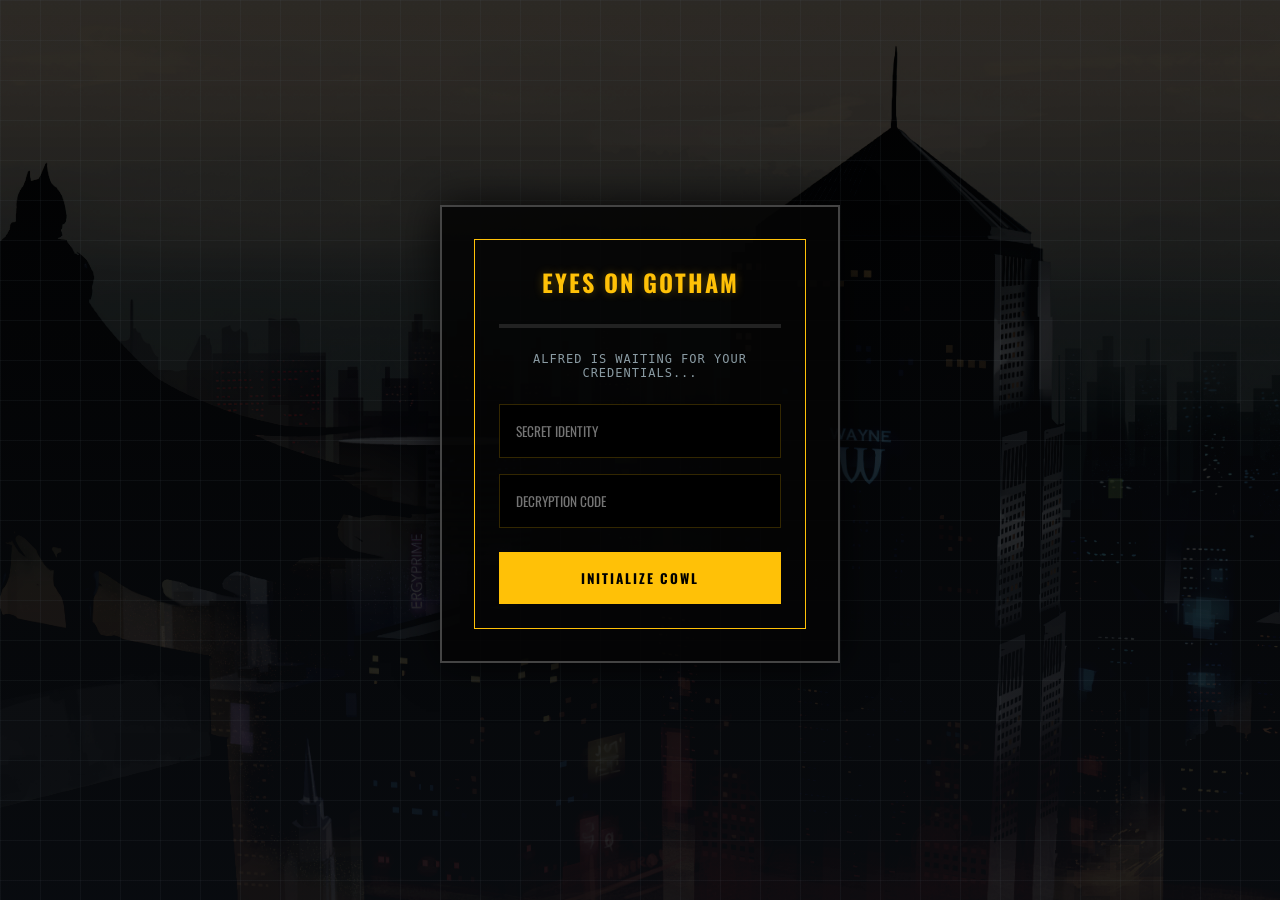
<file: index.html>
<!DOCTYPE html>
<html lang="en">
<head>
    <meta charset="UTF-8">
    <title>UNMASKED // The Night Calls</title>
    <link href="https://fonts.googleapis.com/css2?family=Oswald:wght@700&family=Roboto:wght@400&display=swap" rel="stylesheet">
    <link rel="stylesheet" href="style.css">
</head>

<body style="background: url('batman.jpg') no-repeat center center fixed; background-size: cover; margin: 0; overflow: hidden;">
    
    <div class="skyline-filter" style="background: linear-gradient(rgba(0,0,0,0.3), rgba(13, 17, 23, 0.65)); position: fixed; width: 100%; height: 100%; z-index: -1;"></div>
    
    <div class="content-wrapper" style="display:flex; justify-content:center; align-items:center; min-height:100vh; position: relative; z-index: 1;">
        <div class="tactic-card" style="width: 100%; max-width: 400px; background: rgba(5, 5, 5, 0.9); border: 2px solid #444; padding: 2rem; box-shadow: 0 0 40px rgba(0,0,0,0.8);">
            <div style="border: 1px solid #ffc107; padding: 1.5rem;">
                <!-- Playful Batman Heading -->
                <h2 style="color: #ffc107; font-family: 'Oswald'; letter-spacing: 2px; margin-bottom: 0.5rem; text-align: center; text-shadow: 0 0 10px rgba(255,193,7,0.3);">EYES ON GOTHAM</h2>
                
                <div id="loading-container" style="width:100%; height:4px; background:#222; margin: 1.5rem 0; overflow: hidden;">
                    <div id="loading-bar" style="width:0%; height:100%; background:#ffc107; box-shadow: 0 0 10px #ffc107;"></div>
                </div>
                
                <!-- Alfred-style Status Message -->
                <p style="font-size:0.75rem; color:#8a9ba3; margin-bottom:1.5rem; font-family: monospace; text-align: center; letter-spacing: 1px;">ALFRED IS WAITING FOR YOUR CREDENTIALS...</p>
                
                <!-- Playful Placeholders -->
                <input type="text" id="username" placeholder="SECRET IDENTITY" style="width:100%; background:#000; border:1px solid #ffc10733; color:white; padding:1rem; margin-bottom:1rem; font-family: 'Oswald'; outline: none; border-radius: 0;">
                <input type="password" id="password" placeholder="DECRYPTION CODE" style="width:100%; background:#000; border:1px solid #ffc10733; color:white; padding:1rem; margin-bottom:1.5rem; font-family: 'Oswald'; outline: none; border-radius: 0;">
                
                <!-- Playful Button Text -->
                <button class="btn-gold" onclick="executeLogin()" style="width: 100%; background: #ffc107; color: black; border: none; padding: 1rem; font-family: 'Oswald'; font-weight: bold; cursor: pointer; transition: 0.3s; border-radius: 0; text-transform: uppercase;">
                    INITIALIZE COWL
                </button>
            </div>
        </div>
    </div>

    <script>
        function executeLogin() {
            const user = document.getElementById('username').value;
            const bar = document.getElementById('loading-bar');
            
            // Playful movie-inspired alert
            if(!user) { alert("Even the Batman needs a name, sir."); return; }
            
            bar.style.transition = "width 1.5s ease-in-out";
            bar.style.width = "100%";
            setTimeout(() => {
                localStorage.setItem('isLoggedIn', 'true');
                localStorage.setItem('agentName', user);
                window.location.href = 'map.html';
            }, 1800);
        }
    </script>
</body>
</html>
</file>
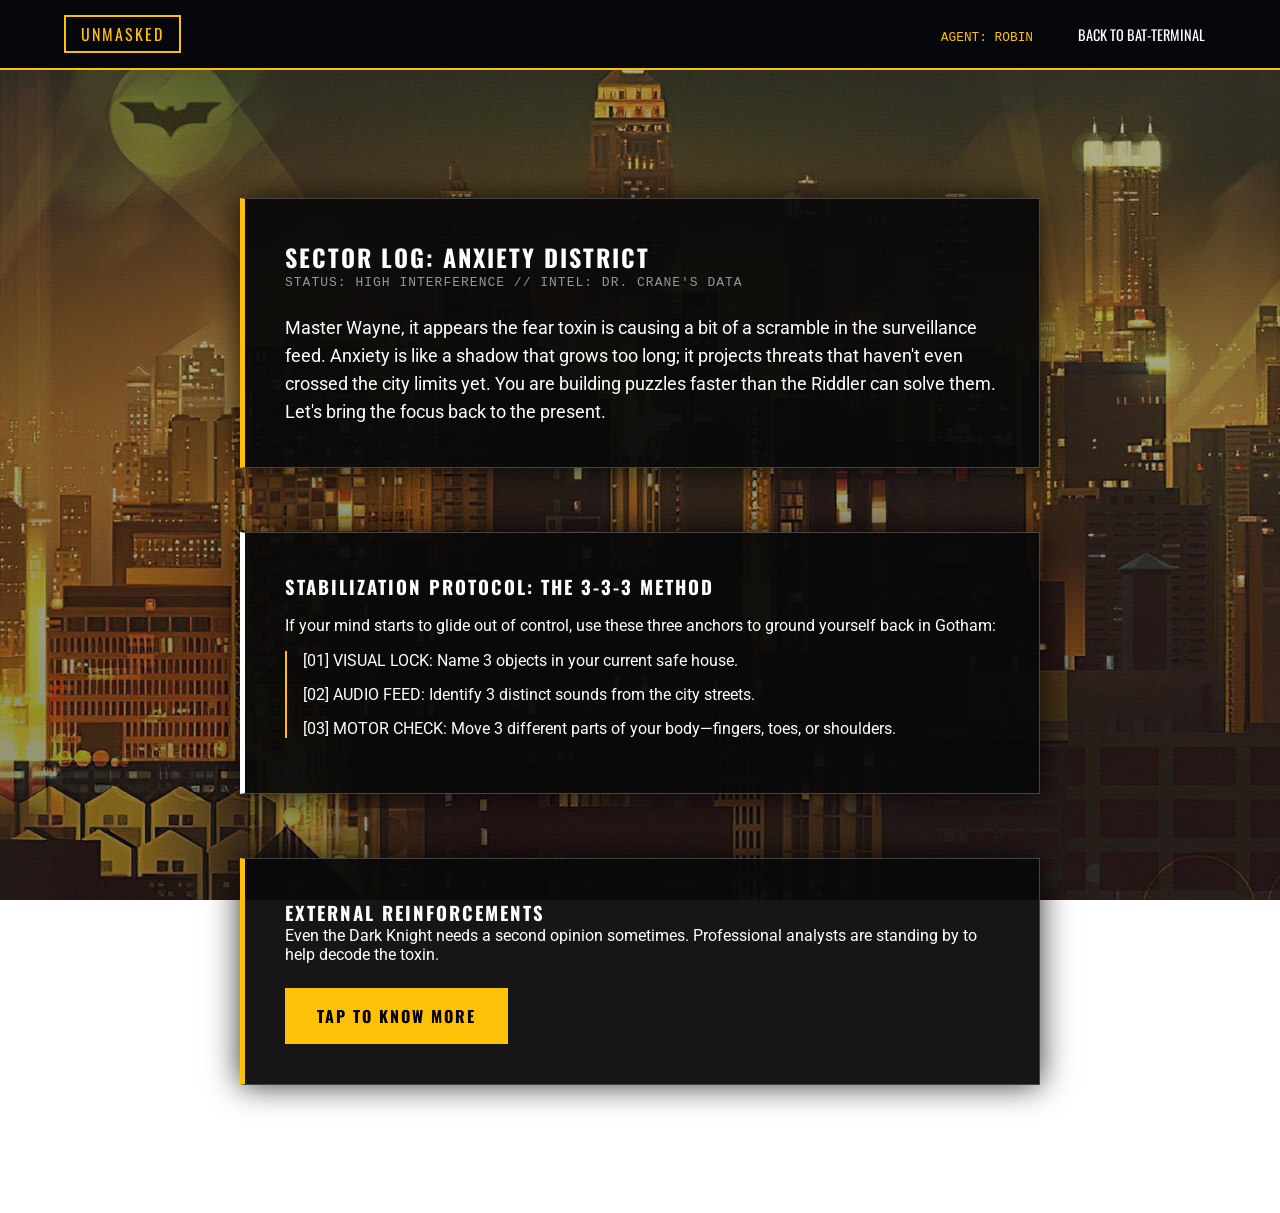
<file: anxiety.html>
<!DOCTYPE html>
<html lang="en">
<head>
    <meta charset="UTF-8">
    <title>UNMASKED // Anxiety District</title>
    <link href="https://fonts.googleapis.com/css2?family=Oswald:wght@700&family=Roboto:wght@400&display=swap" rel="stylesheet">
    <link rel="stylesheet" href="style.css">
    <style>
        body {
            /* CRYSTAL CLEAR HD BACKGROUND */
            background: linear-gradient(rgba(13, 17, 23, 0.3), rgba(13, 17, 23, 0.45)), 
                        url('GOTHAM.jpg');
            background-size: cover; 
            background-position: center;
            background-attachment: fixed; 
            color: white; 
            margin: 0;
            overflow-x: hidden;
        }

        /* Subtle scanlines for the tech vibe */
        body::before {
            content: "";
            position: fixed;
            top: 0; left: 0; width: 100%; height: 100%;
            background: linear-gradient(rgba(18, 16, 16, 0) 50%, rgba(0, 0, 0, 0.1) 50%), 
                        linear-gradient(90deg, rgba(255, 255, 255, 0.02), rgba(0, 0, 0, 0.02));
            background-size: 100% 4px, 3px 100%;
            z-index: 1000;
            pointer-events: none;
            opacity: 0.05; 
        }

        .gcpd-header {
            display: flex;
            justify-content: space-between;
            align-items: center;
            padding: 15px 5%;
            background: #05070a;
            border-bottom: 2px solid #ffc107;
            position: sticky;
            top: 0;
            z-index: 1001;
        }

        .logo-box {
            border: 2px solid #ffc107;
            padding: 5px 15px;
            color: #ffc107;
            font-family: 'Oswald', sans-serif;
            letter-spacing: 2px;
        }

        .nav-links a {
            text-decoration: none;
            color: #fff;
            font-family: 'Oswald', sans-serif;
            margin-left: 20px;
            transition: 0.3s;
            font-size: 0.9rem;
            border: 1px solid transparent;
            padding: 5px 10px;
        }

        .nav-links a:hover {
            color: #ffc107;
            border: 1px solid #ffc107;
        }

        .tactic-card {
            background: rgba(10, 10, 10, 0.95);
            border: 1px solid #444;
            padding: 2.5rem;
            max-width: 800px;
            margin: 4rem auto;
            border-left: 5px solid #ffc107;
            box-shadow: 0 0 30px rgba(0,0,0,0.8);
        }

        .btn-gold {
            background: #ffc107;
            color: #000;
            border: none;
            padding: 1rem 2rem;
            font-family: 'Oswald';
            font-weight: bold;
            cursor: pointer;
            text-transform: uppercase;
            transition: 0.3s;
            display: inline-block;
            text-decoration: none;
        }

        .btn-gold:hover {
            background: #fff;
            box-shadow: 0 0 15px #fff;
        }
    </style>
</head>
<body>
    <header class="gcpd-header">
        <div class="logo-box">UNMASKED</div>
        <nav class="nav-links">
            <span id="agent-display" style="color: #ffc107; font-family: monospace; font-size: 0.8rem; margin-right: 10px;"></span>
            <a href="map.html">BACK TO BAT-TERMINAL</a>
        </nav>
    </header>

    <div class="content-wrapper">
        <div class="tactic-card">
            <h2>SECTOR LOG: ANXIETY DISTRICT</h2>
            <p style="color:#8a9ba3; margin-bottom:1.5rem; font-family: monospace; letter-spacing: 1px;">STATUS: HIGH INTERFERENCE // INTEL: DR. CRANE'S DATA</p>
            <p style="font-size: 1.1rem; line-height: 1.6;">
                Master Wayne, it appears the fear toxin is causing a bit of a scramble in the surveillance feed. Anxiety is like a shadow that grows too long; it projects threats that haven't even crossed the city limits yet. You are building puzzles faster than the Riddler can solve them. Let's bring the focus back to the present.
            </p>
        </div>

        <div class="tactic-card" style="border-left: 5px solid #fff;">
            <h3>STABILIZATION PROTOCOL: THE 3-3-3 METHOD</h3>
            <p style="margin: 1rem 0;">If your mind starts to glide out of control, use these three anchors to ground yourself back in Gotham:</p>
            <ul style="list-style: none; padding-left: 1rem; border-left: 2px solid #ffc107;">
                <li style="margin-bottom:15px;">[01] VISUAL LOCK: Name 3 objects in your current safe house.</li>
                <li style="margin-bottom:15px;">[02] AUDIO FEED: Identify 3 distinct sounds from the city streets.</li>
                <li style="margin-bottom:15px;">[03] MOTOR CHECK: Move 3 different parts of your body—fingers, toes, or shoulders.</li>
            </ul>
        </div>

        <div class="tactic-card">
            <h3>EXTERNAL REINFORCEMENTS</h3>
            <p style="margin-bottom: 1.5rem;">Even the Dark Knight needs a second opinion sometimes. Professional analysts are standing by to help decode the toxin.</p>
            <a href="https://www.apa.org/topics/anxiety" target="_blank" class="btn-gold">TAP TO KNOW MORE</a>
        </div>
    </div>

    <script>
        // Set Agent ID from LocalStorage
        const agentName = localStorage.getItem('agentName') || "ROBIN";
        document.getElementById('agent-display').innerText = "AGENT: " + agentName.toUpperCase();
    </script>
</body>
</html>
</file>
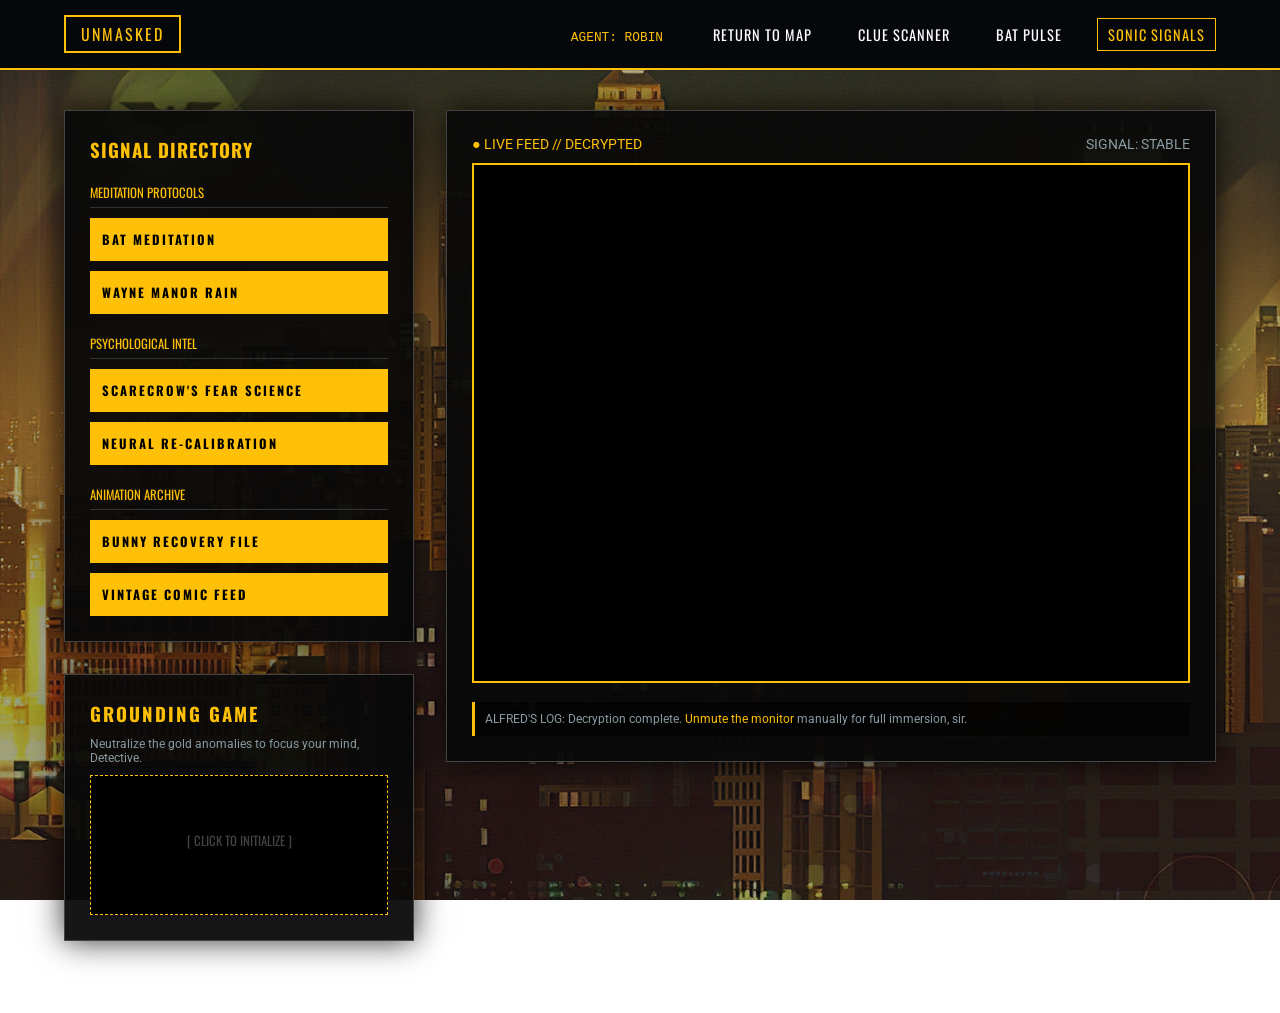
<file: audio.html>
<!DOCTYPE html>
<html lang="en">
<head>
    <meta charset="UTF-8">
    <title>UNMASKED // Sonic Signals</title>
    <link href="https://fonts.googleapis.com/css2?family=Oswald:wght@700&family=Roboto:wght@400&display=swap" rel="stylesheet">
    <link rel="stylesheet" href="style.css">
    <style>
        body {
            /* MAXIMUM HD CLARITY: Crystal clear view of Gotham */
            background: linear-gradient(rgba(13, 17, 23, 0.3), rgba(13, 17, 23, 0.4)), 
                        url('GOTHAM.jpg');
            background-size: cover; 
            background-position: center;
            background-attachment: fixed; 
            color: white; 
            margin: 0;
            overflow-x: hidden;
        }

        /* Subtler overlay for HD clarity */
        body::before {
            content: "";
            position: fixed;
            top: 0; left: 0; width: 100%; height: 100%;
            background: linear-gradient(rgba(18, 16, 16, 0) 50%, rgba(0, 0, 0, 0.1) 50%), 
                        linear-gradient(90deg, rgba(255, 255, 255, 0.01), rgba(0, 0, 0, 0.01));
            background-size: 100% 4px, 3px 100%;
            z-index: 1000;
            pointer-events: none;
            opacity: 0.04; 
        }

        .gcpd-header { 
            display: flex; 
            justify-content: space-between; 
            align-items: center; 
            padding: 15px 5%; 
            background: #05070a; 
            border-bottom: 2px solid #ffc107; 
            position: sticky; 
            top: 0; 
            z-index: 1001; 
        }

        .logo-box { 
            border: 2px solid #ffc107; 
            padding: 5px 15px; 
            color: #ffc107; 
            font-family: 'Oswald'; 
            letter-spacing: 2px; 
        }

        .nav-links a {
            text-decoration: none;
            color: #fff;
            font-family: 'Oswald', sans-serif;
            margin-left: 20px;
            font-size: 0.9rem;
            border: 1px solid transparent;
            padding: 5px 10px;
            letter-spacing: 1px;
            transition: 0.3s;
        }

        .nav-links a:hover, .nav-links a.active {
            color: #ffc107;
            border: 1px solid #ffc107;
        }

        .tactic-card { 
            background: rgba(10, 10, 10, 0.95); 
            border: 1px solid #444; 
            padding: 25px; 
            box-shadow: 0 0 30px rgba(0,0,0,0.8);
        }

        .btn-gold { 
            background: #ffc107; 
            color: #000; 
            border: none; 
            font-family: 'Oswald'; 
            padding: 12px; 
            cursor: pointer; 
            transition: 0.2s; 
            width: 100%; 
            margin-top: 10px; 
            text-align: left; 
            font-weight: bold;
            text-transform: uppercase;
            font-size: 0.8rem;
        }

        .btn-gold:hover { 
            background: #fff; 
            transform: translateX(8px); 
            box-shadow: 0 0 15px #fff;
        }

        .frequency-label { 
            font-family: 'Oswald'; 
            color: #ffc107; 
            font-size: 0.8rem; 
            border-bottom: 1px solid #333; 
            margin-top: 20px; 
            padding-bottom: 5px; 
            text-transform: uppercase;
        }
        
        #player { border: 2px solid #ffc107; background: #000; }

        #grounding-zone { 
            position: relative; 
            height: 140px; 
            background: #000; 
            border: 1px dashed #ffc107; 
            margin-top: 10px;
            cursor: crosshair;
            overflow: hidden;
        }

        .target {
            position: absolute;
            width: 30px; height: 30px;
            background: #ffc107;
            clip-path: polygon(50% 0%, 61% 35%, 98% 35%, 68% 57%, 79% 91%, 50% 70%, 21% 91%, 32% 57%, 2% 35%, 39% 35%);
            animation: pulse 0.8s infinite;
        }

        @keyframes pulse {
            0% { transform: scale(1); opacity: 0.8; }
            50% { transform: scale(1.2); opacity: 1; }
            100% { transform: scale(1); opacity: 0.8; }
        }
    </style>
</head>
<body>
    <header class="gcpd-header">
        <div class="logo-box">UNMASKED</div>
        <nav class="nav-links">
            <span id="agent-display" style="color: #ffc107; font-family: monospace; font-size: 0.8rem; margin-right: 15px;"></span>
            <a href="map.html">RETURN TO MAP</a>
            <a href="checker.html">CLUE SCANNER</a>
            <a href="breathe.html">BAT PULSE</a>
            <a href="audio.html" class="active">SONIC SIGNALS</a>
        </nav>
    </header>

    <div class="content-wrapper" style="display:grid; grid-template-columns: 350px 1fr; gap:2rem; padding: 40px 5%; max-width: 1500px; margin: auto;">
        
        <!-- SIDEBAR -->
        <div class="sidebar">
            <div class="tactic-card">
                <h3 style="color: #ffc107; font-family: 'Oswald'; margin:0; letter-spacing: 1px;">SIGNAL DIRECTORY</h3>
                
                <div class="frequency-label">MEDITATION PROTOCOLS</div>
                <button class="btn-gold" onclick="switchAudio('kiHoy-ecF3U')">Bat Meditation</button>
                <button class="btn-gold" onclick="switchAudio('mPZkdNFkNps')">Wayne Manor Rain</button>
                
                <div class="frequency-label">PSYCHOLOGICAL INTEL</div>
                <button class="btn-gold" onclick="switchAudio('8jPQjjsBbIc')">Scarecrow's Fear Science</button>
                <button class="btn-gold" onclick="switchAudio('z-IR48Mb3W0')">Neural Re-Calibration</button>

                <div class="frequency-label">ANIMATION ARCHIVE</div>
                <!-- Vetted, high-compatibility IDs provided by Lead Architect -->
                <button class="btn-gold" onclick="switchAudio('aqz-KE-bpKQ')">Bunny Recovery File</button>
                <button class="btn-gold" onclick="switchAudio('YE7VzlLtp-4')">Vintage Comic Feed</button>
            </div>

            <!-- MINI-GAME -->
            <div class="tactic-card" style="margin-top: 20px;">
                <h3 style="color: #ffc107; font-family: 'Oswald'; margin:0;">GROUNDING GAME</h3>
                <p style="font-size: 0.75rem; color: #8a9ba3; margin: 10px 0;">Neutralize the gold anomalies to focus your mind, Detective.</p>
                <div id="grounding-zone" onclick="spawnTarget()">
                    <p id="game-msg" style="text-align:center; color:#444; margin-top:55px; font-size:0.8rem; font-family: 'Oswald';"> [ CLICK TO INITIALIZE ] </p>
                </div>
            </div>
        </div>

        <!-- MAIN MONITOR -->
        <div class="main-monitor">
            <div class="tactic-card">
                <div style="display: flex; justify-content: space-between; margin-bottom: 10px; font-family: 'Oswald'; font-size: 0.9rem;">
                    <span style="color: #ffc107;">● LIVE FEED // DECRYPTED</span>
                    <span style="color: #8a9ba3;">SIGNAL: STABLE</span>
                </div>
                <!-- Initial Video: Rain Protocol -->
                <iframe id="player" width="100%" height="520" 
                        src="https://www.youtube.com/embed/mPZkdNFkNps?autoplay=0&mute=1" 
                        frameborder="0" allow="autoplay; encrypted-media" allowfullscreen>
                </iframe>
                <div style="margin-top: 15px; border-left: 3px solid #ffc107; padding: 10px; background: rgba(0,0,0,0.5);">
                    <p style="font-size: 0.75rem; color: #8a9ba3; font-family: 'Roboto'; margin: 0;">
                        ALFRED'S LOG: Decryption complete. <span style="color:#ffc107;">Unmute the monitor</span> manually for full immersion, sir.
                    </p>
                </div>
            </div>
        </div>
    </div>

    <script>
        // Set Agent ID from LocalStorage
        const agentName = localStorage.getItem('agentName') || "ROBIN";
        document.getElementById('agent-display').innerText = "AGENT: " + agentName.toUpperCase();

        function switchAudio(id) {
            const player = document.getElementById('player');
            // Adding mute=1 ensures the switch is allowed by all browsers
            player.src = `https://www.youtube.com/embed/${id}?autoplay=1&mute=1`;
        }

        /* GROUNDING GAME LOGIC */
        function spawnTarget() {
            const zone = document.getElementById('grounding-zone');
            const msg = document.getElementById('game-msg');
            if(msg) msg.style.display = 'none';
            
            const existing = zone.querySelector('.target');
            if(existing) existing.remove();

            const target = document.createElement('div');
            target.className = 'target';
            
            const x = Math.random() * (zone.offsetWidth - 35);
            const y = Math.random() * (zone.offsetHeight - 35);
            
            target.style.left = x + 'px';
            target.style.top = y + 'px';
            
            target.onclick = (e) => {
                e.stopPropagation();
                target.remove();
                spawnTarget(); 
            };
            
            zone.appendChild(target);
        }
    </script>
</body>
</html>
</file>
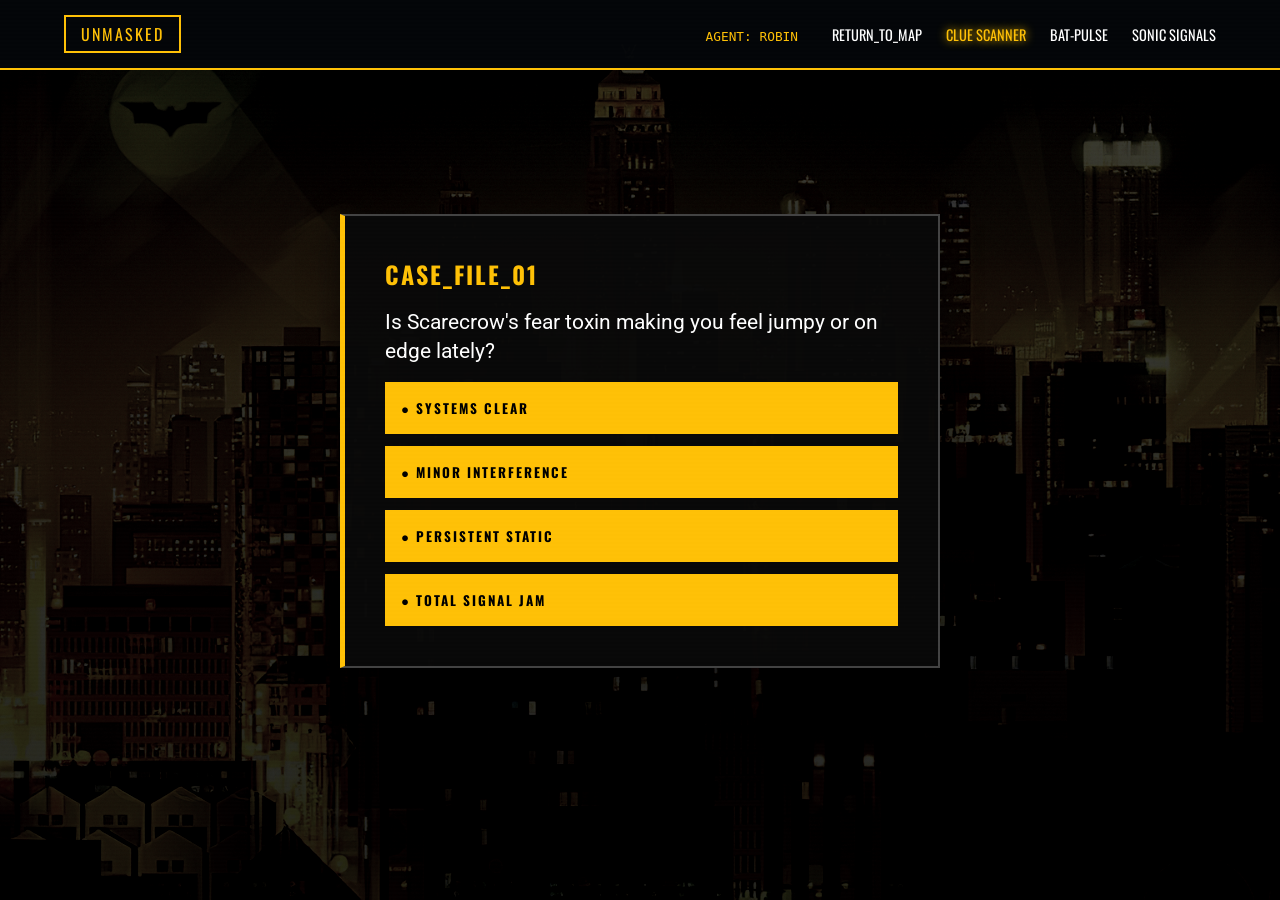
<file: checker.html>
<!DOCTYPE html>
<html lang="en">
<head>
    <meta charset="UTF-8">
    <title>UNMASKED // Clue Scanner</title>
    <link href="https://fonts.googleapis.com/css2?family=Oswald:wght@700&family=Roboto:wght@400&display=swap" rel="stylesheet">
    <link rel="stylesheet" href="style.css">
    <style>
        /* Shared Tactical Layout */
    body {
        /* FIXED: Reduced opacity from 0.65/0.75 to 0.3/0.5 for a much clearer view */
        background: linear-gradient(rgba(13, 17, 23, 0.3), rgba(13, 17, 23, 0.5)), 
                    url('GOTHAM.jpg');
        background-size: cover;
        background-position: center;
        background-attachment: fixed;
        margin: 0;
        overflow-x: hidden;
        color: white;
    }

    /* FIXED: Reduced scanline opacity to 0.05 to ensure the image looks high-definition */
    body::before {
        content: "";
        position: fixed;
        top: 0; left: 0; width: 100%; height: 100%;
        background: linear-gradient(rgba(18, 16, 16, 0) 50%, rgba(0, 0, 0, 0.1) 50%), 
                    linear-gradient(90deg, rgba(255, 255, 255, 0.02), rgba(0, 0, 0, 0.02));
        background-size: 100% 4px, 3px 100%;
        z-index: 1000;
        pointer-events: none;
        opacity: 0.05; 
    }

    .gcpd-header {
        display: flex;
        justify-content: space-between;
        align-items: center;
        padding: 15px 5%;
        background: rgba(5, 7, 10, 0.95); /* Added slight transparency to header */
        border-bottom: 2px solid #ffc107;
        position: sticky;
        top: 0;
        z-index: 100;
    }

    /* Keep the tactic-card dark and solid so the text remains sharp and readable */
    .tactic-card, .district-box {
        background: rgba(10, 10, 10, 0.9); 
        border: 1px solid #444;
        box-shadow: 0 10px 30px rgba(0,0,0,0.5);
    }


        .logo-box {
            border: 2px solid #ffc107;
            padding: 5px 15px;
            color: #ffc107;
            font-family: 'Oswald', sans-serif;
            letter-spacing: 2px;
        }

        .nav-links a {
            text-decoration: none;
            color: #fff;
            font-family: 'Oswald', sans-serif;
            margin-left: 20px;
            transition: 0.3s;
            font-size: 0.9rem;
        }

        .nav-links a:hover, .nav-links a.active { 
            color: #ffc107; 
            text-shadow: 0 0 10px #ffc107; 
        }

        .tactic-card {
            background: rgba(10, 10, 10, 0.95);
            border: 2px solid #444;
            padding: 2.5rem;
            max-width: 600px;
            margin: 5rem auto;
            border-left: 5px solid #ffc107;
        }

        .btn-gold {
            background: #ffc107;
            color: #000;
            border: none;
            padding: 1rem;
            font-family: 'Oswald';
            font-weight: bold;
            cursor: pointer;
            text-transform: uppercase;
            transition: 0.2s;
            text-align: left;
        }

        .btn-gold:hover {
            background: #fff;
            box-shadow: 0 0 15px #fff;
            transform: translateX(5px);
        }
    </style>
</head>
<body>

    <!-- GCPD NAVIGATION -->
    <header class="gcpd-header">
        <div class="logo-box">UNMASKED</div>
        <nav class="nav-links">
            <span id="agent-display" style="color: #ffc107; font-family: monospace; font-size: 0.8rem; margin-right: 10px;"></span>
            <a href="map.html">RETURN_TO_MAP</a>
            <a href="checker.html" class="active">CLUE SCANNER</a>
            <a href="breathe.html">BAT-PULSE</a>
            <a href="audio.html">SONIC SIGNALS</a>
        </nav>
    </header>

    <div class="skyline-filter"></div>

    <div class="content-wrapper">
        <div class="tactic-card" id="checker-box">
            <h2 id="q-title" style="color: #ffc107; letter-spacing: 2px;">CASE_FILE_01</h2>
            
            <p id="q-text" style="font-size:1.3rem; margin:1rem 0; font-family: 'Roboto'; line-height: 1.4;">
                Is Scarecrow's fear toxin making you feel jumpy or on edge lately?
            </p>
            
            <div style="display:grid; gap:12px;">
                <button class="btn-gold" onclick="record(0)">● SYSTEMS CLEAR</button>
                <button class="btn-gold" onclick="record(1)">● MINOR INTERFERENCE</button>
                <button class="btn-gold" onclick="record(2)">● PERSISTENT STATIC</button>
                <button class="btn-gold" onclick="record(3)">● TOTAL SIGNAL JAM</button>
            </div>
        </div>
    </div>

    <script>
        // Set Agent ID
        const agentName = localStorage.getItem('agentName') || "ROBIN";
        document.getElementById('agent-display').innerText = "AGENT: " + agentName.toUpperCase();

        const questions = [
            "Is Scarecrow's fear toxin making you feel jumpy or on edge lately?",
            "Having trouble stopping the Riddler's puzzles from looping in your head?",
            "Losing your taste for the nightlife? Bat-signal just doesn't excite you?",
            "Does the weight of Gotham feel like it's crushing your spirit today?",
            "Trouble staying in the shadows? Are you failing to get your Bat-nap?"
        ];

        let current = 0;
        let score = 0;

        function record(val) {
            score += val;
            current++;
            if(current < questions.length) {
                document.getElementById('q-title').innerText = `CASE_FILE_0${current + 1}`;
                document.getElementById('q-text').innerText = questions[current];
            } else {
                showResults();
            }
        }

        function showResults() {
            const box = document.getElementById('checker-box');
            let district, url, message, statusLabel;

            // Updated Score Logic
            if (score <= 3) {
                statusLabel = "SYSTEMS OPTIMAL";
                message = "The Batmobile is fueled and ready, sir. Gotham is quiet for now. Perhaps some ambient frequencies to keep your focus sharp?";
                district = "SONIC SIGNALS";
                url = "audio.html";
            } else if (score <= 6) {
                statusLabel = "MODERATE FATIGUE";
                message = "Alfred has analyzed the evidence. He suggests we glide over to this sector to thaw out the mission fatigue:";
                district = "DEPRESSION_HEIGHTS";
                url = "depression.html";
            } else {
                statusLabel = "THREAT DETECTED";
                message = "The fear toxin is hitting hard, sir. We need to neutralize the threat matrix in this district immediately:";
                district = "ANXIETY_DISTRICT";
                url = "anxiety.html";
            }
            
            box.innerHTML = `
                <h2 style="color: #ffc107; letter-spacing: 2px;">THE DETECTIVE'S VERDICT</h2>
                <p style="font-family: monospace; color: #8a9ba3; margin-bottom: 1rem;">COWL_SCORE: ${score} // STATUS: ${statusLabel}</p>
                <p style="font-size: 1.2rem; margin: 1.5rem 0; line-height: 1.5;">
                    ${message}
                </p>
                <a href="${url}" class="btn-gold" style="display: block; text-align: center; text-decoration: none;">PROCEED TO ${district}</a>
                <a href="index.html" style="display: block; text-align: center; color: #5c6b73; margin-top: 1.5rem; text-decoration: none; font-family: 'Oswald'; font-size: 0.8rem;">RETURN TO BAT-TERMINAL</a>
            `;
        }
    </script>
</body>
</html>
</file>
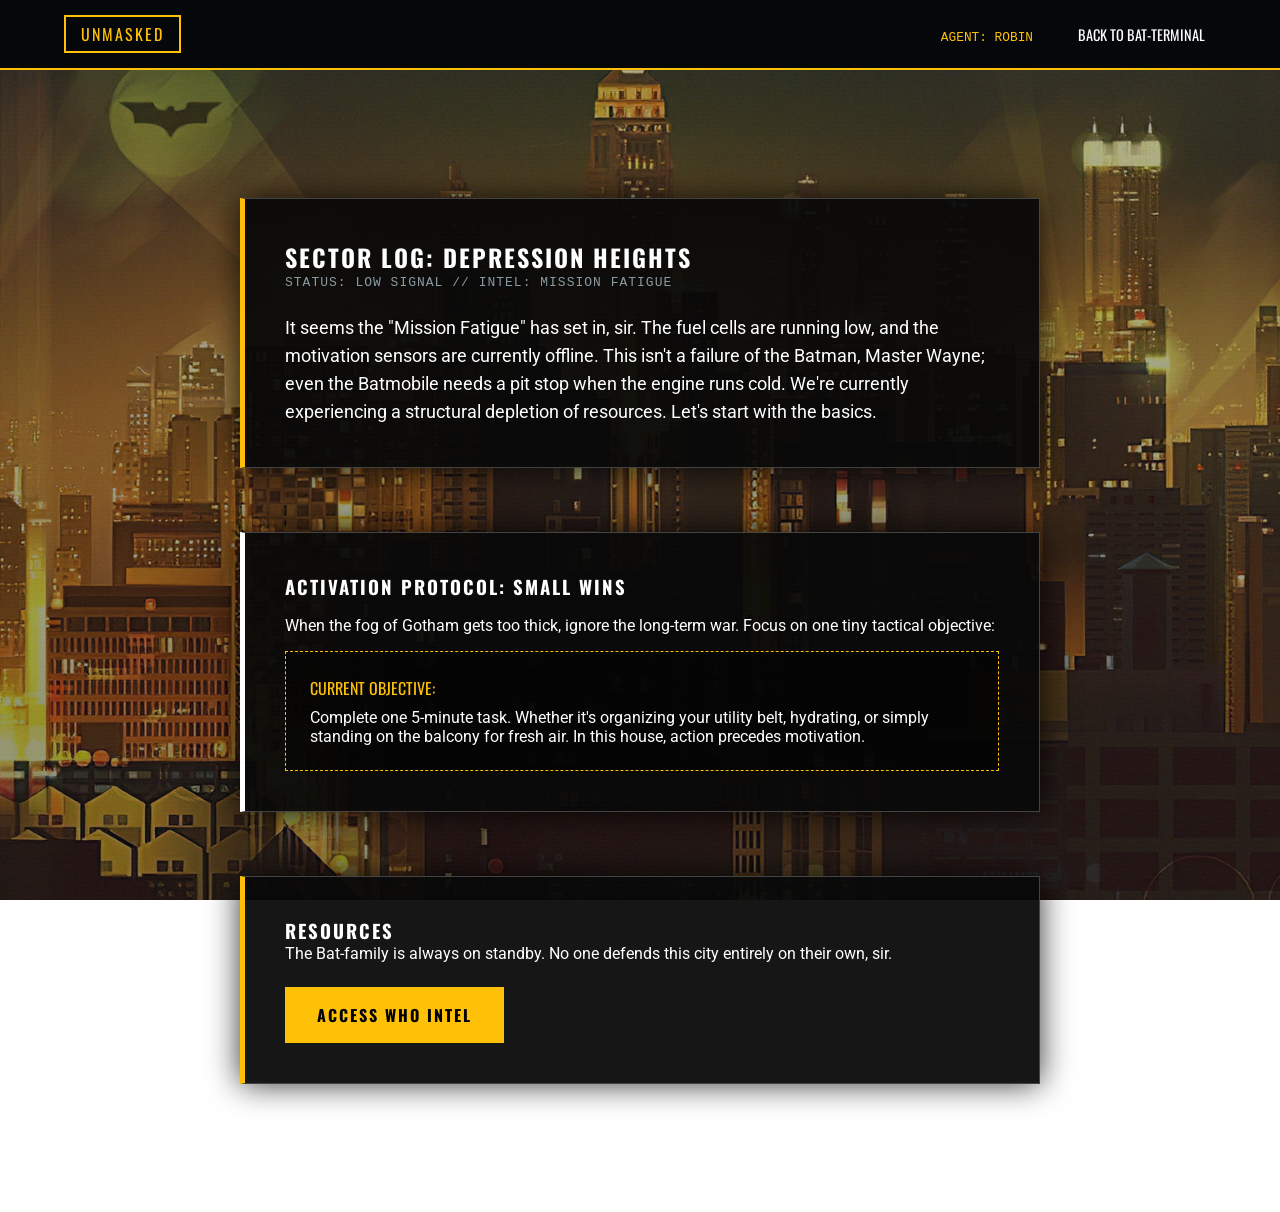
<file: depression.html>
<!DOCTYPE html>
<html lang="en">
<head>
    <meta charset="UTF-8">
    <title>UNMASKED // Depression Heights</title>
    <link href="https://fonts.googleapis.com/css2?family=Oswald:wght@700&family=Roboto:wght@400&display=swap" rel="stylesheet">
    <link rel="stylesheet" href="style.css">
    <style>
        body {
            /* CRYSTAL CLEAR HD BACKGROUND */
            background: linear-gradient(rgba(13, 17, 23, 0.3), rgba(13, 17, 23, 0.45)), 
                        url('GOTHAM.jpg');
            background-size: cover; 
            background-position: center;
            background-attachment: fixed; 
            color: white; 
            margin: 0;
            overflow-x: hidden;
        }

        body::before {
            content: "";
            position: fixed;
            top: 0; left: 0; width: 100%; height: 100%;
            background: linear-gradient(rgba(18, 16, 16, 0) 50%, rgba(0, 0, 0, 0.1) 50%), 
                        linear-gradient(90deg, rgba(255, 255, 255, 0.02), rgba(0, 0, 0, 0.02));
            background-size: 100% 4px, 3px 100%;
            z-index: 1000;
            pointer-events: none;
            opacity: 0.05; 
        }

        .gcpd-header {
            display: flex;
            justify-content: space-between;
            align-items: center;
            padding: 15px 5%;
            background: #05070a;
            border-bottom: 2px solid #ffc107;
            position: sticky;
            top: 0;
            z-index: 1001;
        }

        .logo-box {
            border: 2px solid #ffc107;
            padding: 5px 15px;
            color: #ffc107;
            font-family: 'Oswald', sans-serif;
            letter-spacing: 2px;
        }

        .nav-links a {
            text-decoration: none;
            color: #fff;
            font-family: 'Oswald', sans-serif;
            margin-left: 20px;
            transition: 0.3s;
            font-size: 0.9rem;
            border: 1px solid transparent;
            padding: 5px 10px;
        }

        .nav-links a:hover {
            color: #ffc107;
            border: 1px solid #ffc107;
        }

        .tactic-card {
            background: rgba(10, 10, 10, 0.95);
            border: 1px solid #444;
            padding: 2.5rem;
            max-width: 800px;
            margin: 4rem auto;
            border-left: 5px solid #ffc107;
            box-shadow: 0 0 30px rgba(0,0,0,0.8);
        }

        .btn-gold {
            background: #ffc107;
            color: #000;
            border: none;
            padding: 1rem 2rem;
            font-family: 'Oswald';
            font-weight: bold;
            cursor: pointer;
            text-transform: uppercase;
            transition: 0.3s;
            display: inline-block;
            text-decoration: none;
        }

        .btn-gold:hover { background: #fff; box-shadow: 0 0 15px #fff; }
    </style>
</head>
<body>
    <header class="gcpd-header">
        <div class="logo-box">UNMASKED</div>
        <nav class="nav-links">
            <span id="agent-display" style="color: #ffc107; font-family: monospace; font-size: 0.8rem; margin-right: 10px;"></span>
            <a href="map.html">BACK TO BAT-TERMINAL</a>
        </nav>
    </header>

    <div class="content-wrapper">
        <div class="tactic-card">
            <h2>SECTOR LOG: DEPRESSION HEIGHTS</h2>
            <p style="color:#8a9ba3; margin-bottom:1.5rem; font-family: monospace; letter-spacing: 1px;">STATUS: LOW SIGNAL // INTEL: MISSION FATIGUE</p>
            <p style="font-size: 1.1rem; line-height: 1.6;">
                It seems the "Mission Fatigue" has set in, sir. The fuel cells are running low, and the motivation sensors are currently offline. This isn't a failure of the Batman, Master Wayne; even the Batmobile needs a pit stop when the engine runs cold. We're currently experiencing a structural depletion of resources. Let's start with the basics.
            </p>
        </div>

        <div class="tactic-card" style="border-left: 5px solid #fff;">
            <h3>ACTIVATION PROTOCOL: SMALL WINS</h3>
            <p style="margin: 1rem 0;">When the fog of Gotham gets too thick, ignore the long-term war. Focus on one tiny tactical objective:</p>
            <div style="background: rgba(0,0,0,0.4); padding: 1.5rem; border: 1px dashed #ffc107;">
                <p style="color: #ffc107; font-family: 'Oswald';">CURRENT OBJECTIVE:</p>
                <p style="font-size:1rem; margin-top:0.5rem;">Complete one 5-minute task. Whether it's organizing your utility belt, hydrating, or simply standing on the balcony for fresh air. In this house, action precedes motivation.</p>
            </div>
        </div>

        <div class="tactic-card">
            <h3>RESOURCES</h3>
            <p style="margin-bottom: 1.5rem;">The Bat-family is always on standby. No one defends this city entirely on their own, sir.</p>
            <a href="https://www.who.int/news-room/fact-sheets/detail/depression" target="_blank" class="btn-gold">ACCESS WHO INTEL</a>
        </div>
    </div>

    <script>
        const agentName = localStorage.getItem('agentName') || "ROBIN";
        document.getElementById('agent-display').innerText = "AGENT: " + agentName.toUpperCase();
    </script>
</body>
</html>
</file>
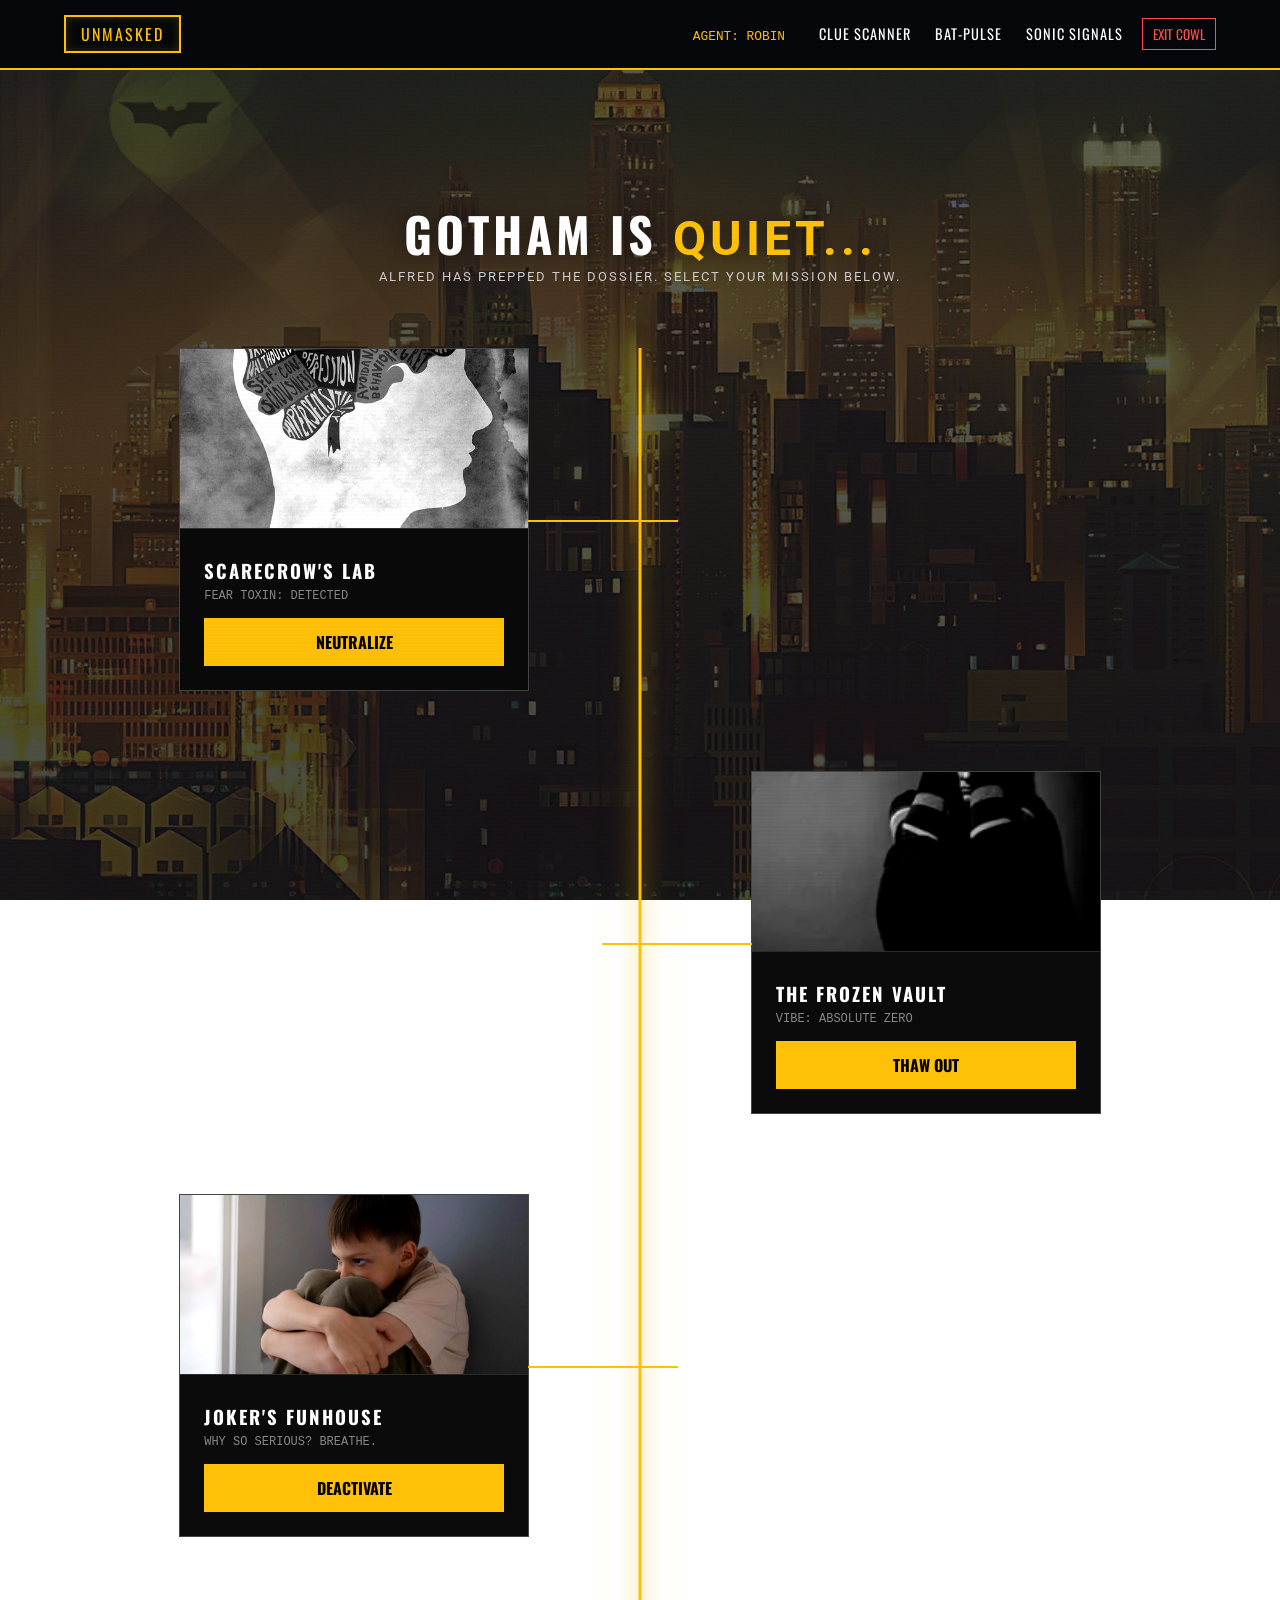
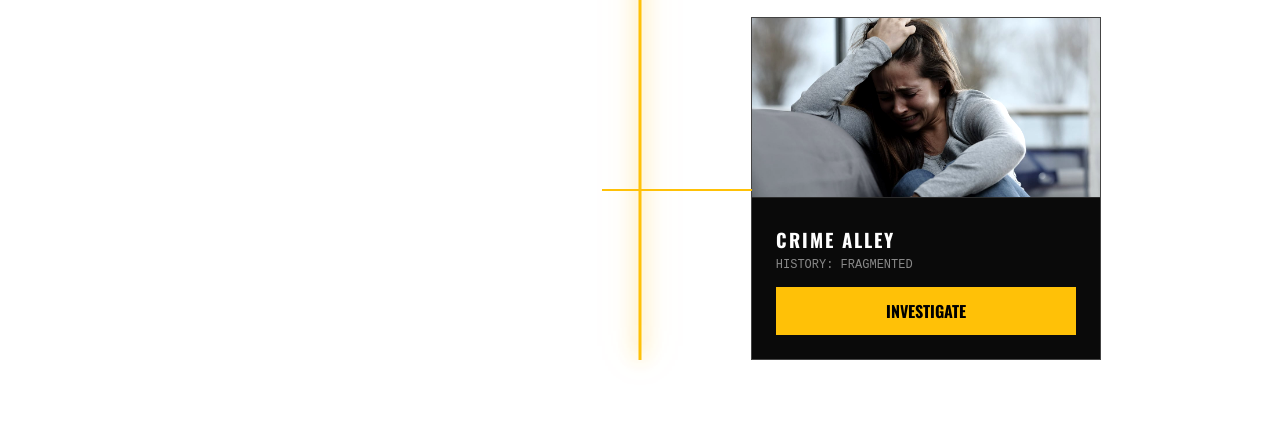
<file: map.html>
<!DOCTYPE html>
<html lang="en">
<head>
    <meta charset="UTF-8">
    <meta name="viewport" content="width=device-width, initial-scale=1.0">
    <title>UNMASKED // The Night is Young</title>
    <link href="https://fonts.googleapis.com/css2?family=Oswald:wght@700&family=Roboto:wght@400&display=swap" rel="stylesheet">
    <link rel="stylesheet" href="style.css">
    <style>
        body {
            background: linear-gradient(rgba(13, 17, 23, 0.65), rgba(13, 17, 23, 0.75)), 
                        url('GOTHAM.jpg');
            background-size: cover;
            background-position: center;
            background-attachment: fixed;
            margin: 0;
            overflow-x: hidden;
            color: white;
        }

        body::before {
            content: "";
            position: fixed;
            top: 0; left: 0; width: 100%; height: 100%;
            background: linear-gradient(rgba(18, 16, 16, 0) 50%, rgba(0, 0, 0, 0.1) 50%), 
                        linear-gradient(90deg, rgba(255, 255, 255, 0.01), rgba(0, 0, 0, 0.02));
            background-size: 100% 4px, 3px 100%;
            z-index: 1000;
            pointer-events: none;
            opacity: 0.1;
        }

        .gcpd-header {
            display: flex;
            justify-content: space-between;
            align-items: center;
            padding: 15px 5%;
            background: #05070a;
            border-bottom: 2px solid #ffc107;
            position: sticky;
            top: 0;
            z-index: 100;
        }

        .logo-box {
            border: 2px solid #ffc107;
            padding: 5px 15px;
            color: #ffc107;
            font-family: 'Oswald', sans-serif;
            letter-spacing: 2px;
            box-shadow: inset 0 0 10px rgba(255,193,7,0.2);
        }

        .nav-links a {
            text-decoration: none;
            color: #fff;
            font-family: 'Oswald', sans-serif;
            margin-left: 20px;
            transition: 0.3s;
            font-size: 0.9rem;
            letter-spacing: 1px;
        }

        .nav-links a:hover { color: #ffc107; text-shadow: 0 0 10px #ffc107; }

        .trail-container::before {
            content: '';
            position: absolute;
            left: 50%;
            top: 0;
            bottom: 0;
            width: 3px;
            background: #ffc107;
            box-shadow: 0 0 20px rgba(255, 193, 7, 0.9), 0 0 40px rgba(255, 193, 7, 0.4);
            transform: translateX(-50%);
            z-index: 0;
        }

        .district-box {
            position: relative;
            z-index: 1;
            background: rgba(10, 10, 10, 1);
            border: 1px solid #444;
            width: 350px;
            transition: 0.3s ease;
        }

        .district-box:hover {
            border-color: #ffc107;
            transform: translateY(-5px);
            box-shadow: 0 10px 30px rgba(0,0,0,0.8);
        }

        .district-box img {
            width: 100%;
            height: 180px;
            object-fit: cover;
            filter: contrast(110%);
            border-bottom: 1px solid #333;
        }

        .district-box.right { align-self: flex-end; margin-right: 5%; }
        .district-box.left { align-self: flex-start; margin-left: 5%; }

        .district-box::after {
            content: '';
            position: absolute;
            top: 50%;
            width: 150px;
            height: 2px;
            background: #ffc107;
        }
        .district-box.left::after { right: -150px; }
        .district-box.right::after { left: -150px; }

        .district-info h3 { 
            color: #ffc107; 
            font-family: 'Oswald'; 
            margin: 0; 
            text-transform: uppercase;
            letter-spacing: 1px;
        }

        .status-text {
            color: #888;
            font-family: monospace;
            font-size: 0.75rem;
            margin-top: 5px;
            text-transform: uppercase;
        }

        .btn-enter {
            display: block;
            text-align: center;
            background: #ffc107;
            color: #000;
            text-decoration: none;
            padding: 12px;
            margin-top: 15px;
            font-family: 'Oswald';
            font-weight: bold;
            transition: 0.3s;
            text-transform: uppercase;
        }

        .btn-enter:hover { background: #fff; box-shadow: 0 0 15px #fff; }

        .btn-logout {
            background: none; 
            border: 1px solid #ff4d4d; 
            color: #ff4d4d; 
            font-family: 'Oswald'; 
            cursor: pointer; 
            padding: 5px 10px;
            margin-left: 15px;
            transition: 0.3s;
        }
        .btn-logout:hover { background: #ff4d4d; color: white; }
    </style>
</head>
<body>

   <header class="gcpd-header">
    <div class="logo-box">UNMASKED</div>
    <nav class="nav-links">
        <span id="agent-display" style="color: #ffc107; font-family: monospace; font-size: 0.8rem; margin-right: 10px;"></span>
        
        <a href="checker.html">CLUE SCANNER</a>
        <a href="breathe.html">BAT-PULSE</a>
        <a href="audio.html">SONIC SIGNALS</a>
        <button class="btn-logout" onclick="logout()">EXIT COWL</button>
    </nav>
</header>

    <div class="content-wrapper">
        <div style="padding: 4rem 0; text-align: center;">
            <h1 style="font-family: 'Oswald'; letter-spacing: 4px; font-size: 3rem; text-shadow: 0 0 20px rgba(0,0,0,0.5);">GOTHAM IS <span style="color: #ffc107;">QUIET...</span></h1>
            <p style="color: #ccc; font-family: 'Roboto'; letter-spacing: 2px; text-transform: uppercase; font-size: 0.8rem;">Alfred has prepped the dossier. Select your mission below.</p>
        </div>

        <div class="trail-container" style="position: relative; display: flex; flex-direction: column; gap: 80px; max-width: 1100px; margin: auto;">
            
             <!-- Anxiety -->
             <div class="district-box left">
                <img src="anxiety.jpg" alt="Anxiety">
                <div style="padding: 1.5rem;">
                    <h3>SCARECROW'S LAB</h3>
                    <p class="status-text">FEAR TOXIN: DETECTED</p>
                    <a href="anxiety.html" class="btn-enter">NEUTRALIZE</a>
                </div>
            </div>

            <!-- Depression -->
            <div class="district-box right">
                <img src="depression.webp" alt="Depression">
                <div style="padding: 1.5rem;">
                    <h3>THE FROZEN VAULT</h3>
                    <p class="status-text">VIBE: ABSOLUTE ZERO</p>
                    <a href="depression.html" class="btn-enter">THAW OUT</a>
                </div>
            </div>

            <!-- Panic -->
            <div class="district-box left">
                <img src="panic.webp" alt="Panic">
                <div style="padding: 1.5rem;">
                    <h3>JOKER'S FUNHOUSE</h3>
                    <p class="status-text">WHY SO SERIOUS? BREATHE.</p>
                    <a href="panic.html" class="btn-enter">DEACTIVATE</a>
                </div>
            </div>

            <!-- Trauma -->
            <div class="district-box right">
                <img src="trauma.jpeg" alt="Trauma">
                <div style="padding: 1.5rem;">
                    <h3>CRIME ALLEY</h3>
                    <p class="status-text">HISTORY: FRAGMENTED</p>
                    <a href="trauma.html" class="btn-enter">INVESTIGATE</a>
                </div>
            </div>

        </div>
    </div>

    <script>
        const agentName = localStorage.getItem('agentName') || "ROBIN";
        document.getElementById('agent-display').innerText = "AGENT: " + agentName.toUpperCase();
        function logout() { localStorage.clear(); window.location.href = 'index.html'; }
    </script>
</body>
</html>
</file>
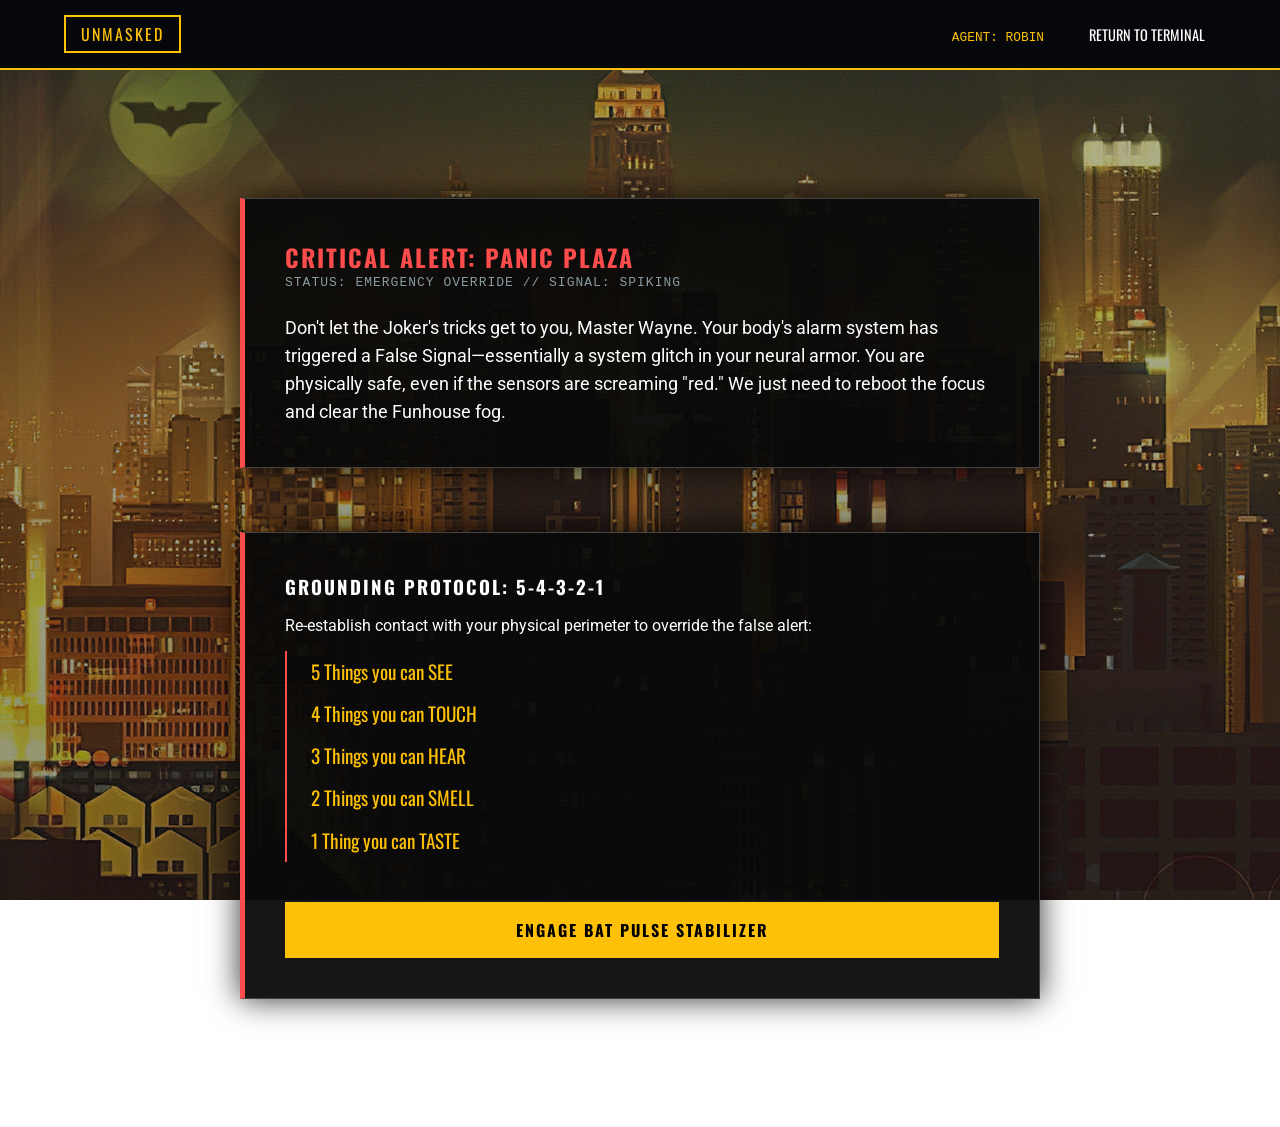
<file: panic.html>
<!DOCTYPE html>
<html lang="en">
<head>
    <meta charset="UTF-8">
    <title>UNMASKED // Panic Plaza</title>
    <link href="https://fonts.googleapis.com/css2?family=Oswald:wght@700&family=Roboto:wght@400&display=swap" rel="stylesheet">
    <link rel="stylesheet" href="style.css">
    <style>
        body {
            /* CRYSTAL CLEAR HD BACKGROUND */
            background: linear-gradient(rgba(13, 17, 23, 0.3), rgba(13, 17, 23, 0.45)), 
                        url('GOTHAM.jpg');
            background-size: cover; 
            background-position: center;
            background-attachment: fixed; 
            color: white; 
            margin: 0;
            overflow-x: hidden;
        }

        body::before {
            content: "";
            position: fixed;
            top: 0; left: 0; width: 100%; height: 100%;
            background: linear-gradient(rgba(18, 16, 16, 0) 50%, rgba(0, 0, 0, 0.1) 50%), 
                        linear-gradient(90deg, rgba(255, 255, 255, 0.02), rgba(0, 0, 0, 0.02));
            background-size: 100% 4px, 3px 100%;
            z-index: 1000;
            pointer-events: none;
            opacity: 0.05; 
        }

        .gcpd-header {
            display: flex;
            justify-content: space-between;
            align-items: center;
            padding: 15px 5%;
            background: #05070a;
            border-bottom: 2px solid #ffc107;
            position: sticky;
            top: 0;
            z-index: 1001;
        }

        .logo-box {
            border: 2px solid #ffc107;
            padding: 5px 15px;
            color: #ffc107;
            font-family: 'Oswald', sans-serif;
            letter-spacing: 2px;
        }

        .nav-links a {
            text-decoration: none;
            color: #fff;
            font-family: 'Oswald', sans-serif;
            margin-left: 20px;
            transition: 0.3s;
            font-size: 0.9rem;
            border: 1px solid transparent;
            padding: 5px 10px;
        }

        .nav-links a:hover {
            color: #ffc107;
            border: 1px solid #ffc107;
        }

        .tactic-card {
            background: rgba(10, 10, 10, 0.95);
            border: 1px solid #444;
            padding: 2.5rem;
            max-width: 800px;
            margin: 4rem auto;
            border-left: 5px solid #ff4d4d; /* Red for alert */
            box-shadow: 0 0 30px rgba(0,0,0,0.8);
        }

        .btn-gold {
            background: #ffc107;
            color: #000;
            border: none;
            padding: 1rem 2rem;
            font-family: 'Oswald';
            font-weight: bold;
            cursor: pointer;
            text-transform: uppercase;
            transition: 0.3s;
            display: inline-block;
            text-decoration: none;
            width: 100%;
            text-align: center;
        }

        .btn-gold:hover {
            background: #fff;
            box-shadow: 0 0 15px #fff;
        }
    </style>
</head>
<body>
    <header class="gcpd-header">
        <div class="logo-box">UNMASKED</div>
        <nav class="nav-links">
            <span id="agent-display" style="color: #ffc107; font-family: monospace; font-size: 0.8rem; margin-right: 10px;"></span>
            <a href="map.html">RETURN TO TERMINAL</a>
        </nav>
    </header>

    <div class="content-wrapper">
        <div class="tactic-card">
            <h2 style="color: #ff4d4d;">CRITICAL ALERT: PANIC PLAZA</h2>
            <p style="color:#8a9ba3; margin-bottom:1.5rem; font-family: monospace; letter-spacing: 1px;">STATUS: EMERGENCY OVERRIDE // SIGNAL: SPIKING</p>
            <p style="font-size: 1.1rem; line-height: 1.6;">
                Don't let the Joker's tricks get to you, Master Wayne. Your body's alarm system has triggered a False Signal—essentially a system glitch in your neural armor. You are physically safe, even if the sensors are screaming "red." We just need to reboot the focus and clear the Funhouse fog.
            </p>
        </div>

        <div class="tactic-card">
            <h3>GROUNDING PROTOCOL: 5-4-3-2-1</h3>
            <p style="margin: 1rem 0;">Re-establish contact with your physical perimeter to override the false alert:</p>
            <div style="font-size: 1.2rem; line-height: 2.2; font-family: 'Oswald'; color: #ffc107; border-left: 2px solid #ff4d4d; padding-left: 1.5rem;">
                5 Things you can SEE <br>
                4 Things you can TOUCH <br>
                3 Things you can HEAR <br>
                2 Things you can SMELL <br>
                1 Thing you can TASTE
            </div>
            <a href="breathe.html" class="btn-gold" style="margin-top:2.5rem;">ENGAGE BAT PULSE STABILIZER</a>
        </div>
    </div>

    <script>
        const agentName = localStorage.getItem('agentName') || "ROBIN";
        document.getElementById('agent-display').innerText = "AGENT: " + agentName.toUpperCase();
    </script>
</body>
</html>
</file>
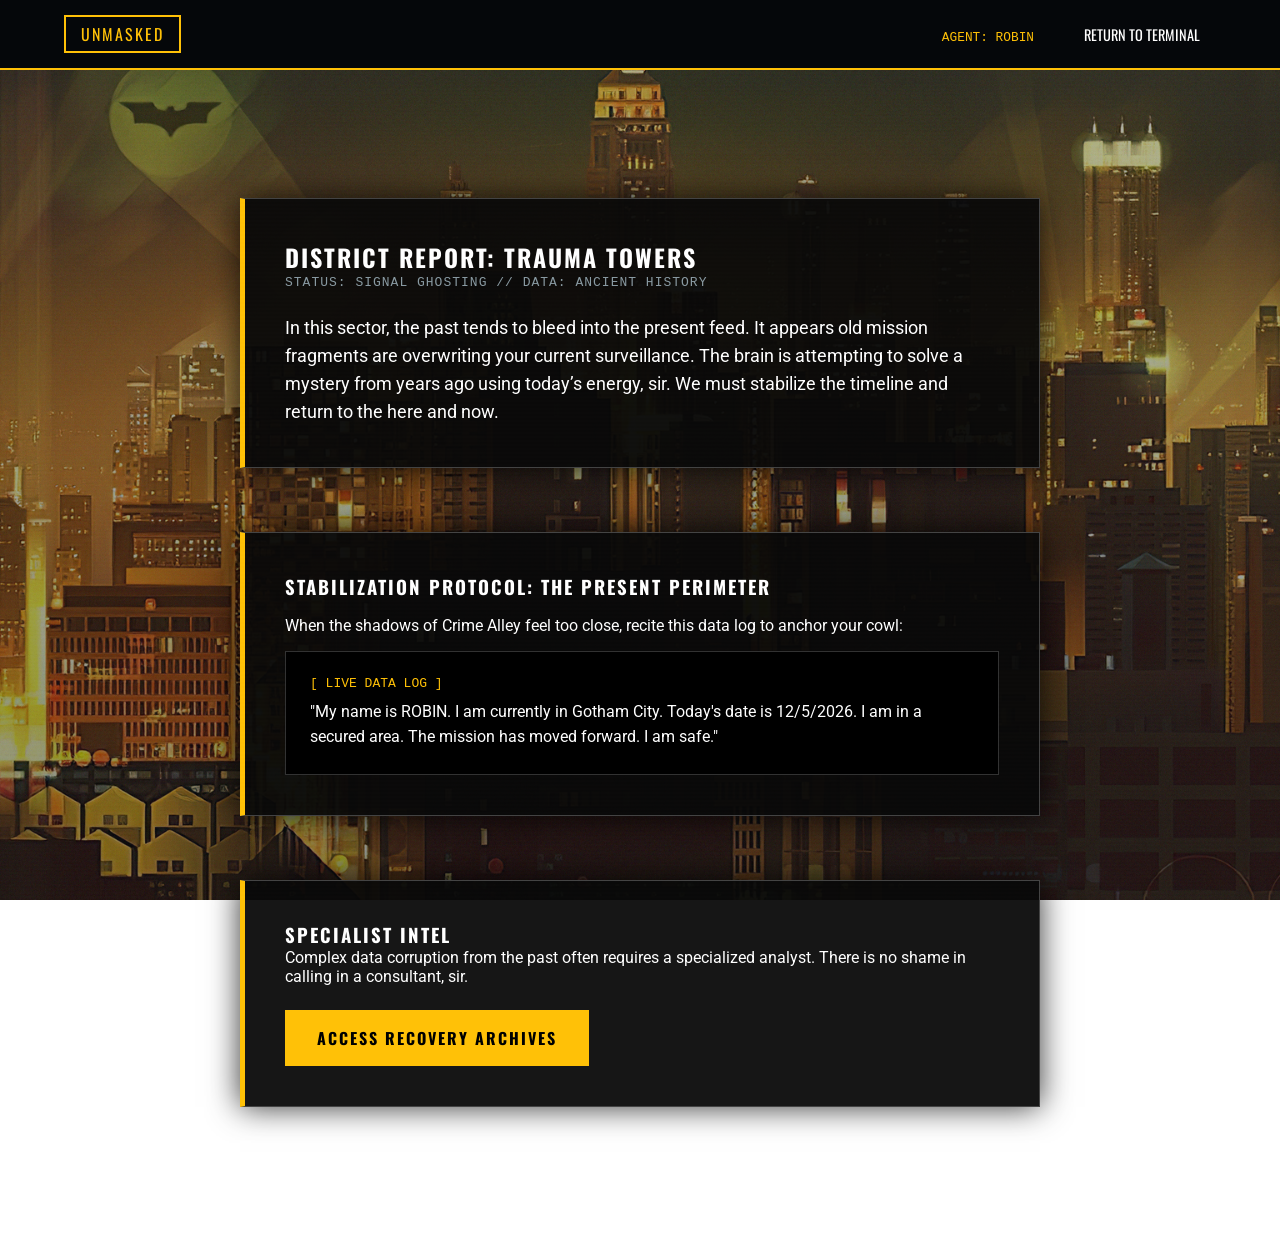
<file: trauma.html>
<!DOCTYPE html>
<html lang="en">
<head>
    <meta charset="UTF-8">
    <title>UNMASKED // Trauma Towers</title>
    <link href="https://fonts.googleapis.com/css2?family=Oswald:wght@700&family=Roboto:wght@400&display=swap" rel="stylesheet">
    <link rel="stylesheet" href="style.css">
    <style>
        body {
            /* CRYSTAL CLEAR HD BACKGROUND */
            background: linear-gradient(rgba(13, 17, 23, 0.3), rgba(13, 17, 23, 0.45)), 
                        url('GOTHAM.jpg');
            background-size: cover; 
            background-position: center;
            background-attachment: fixed; 
            color: white; 
            margin: 0;
            overflow-x: hidden;
        }

        body::before {
            content: "";
            position: fixed;
            top: 0; left: 0; width: 100%; height: 100%;
            background: linear-gradient(rgba(18, 16, 16, 0) 50%, rgba(0, 0, 0, 0.1) 50%), 
                        linear-gradient(90deg, rgba(255, 255, 255, 0.02), rgba(0, 0, 0, 0.02));
            background-size: 100% 4px, 3px 100%;
            z-index: 1000;
            pointer-events: none;
            opacity: 0.05; 
        }

        .gcpd-header {
            display: flex;
            justify-content: space-between;
            align-items: center;
            padding: 15px 5%;
            background: #05070a;
            border-bottom: 2px solid #ffc107;
            position: sticky;
            top: 0;
            z-index: 1001;
        }

        .logo-box {
            border: 2px solid #ffc107;
            padding: 5px 15px;
            color: #ffc107;
            font-family: 'Oswald', sans-serif;
            letter-spacing: 2px;
        }

        .nav-links a {
            text-decoration: none;
            color: #fff;
            font-family: 'Oswald', sans-serif;
            margin-left: 20px;
            transition: 0.3s;
            font-size: 0.9rem;
            border: 1px solid transparent;
            padding: 5px 15px;
        }

        .nav-links a:hover {
            color: #ffc107;
            border: 1px solid #ffc107;
        }

        .tactic-card {
            background: rgba(10, 10, 10, 0.95);
            border: 1px solid #444;
            padding: 2.5rem;
            max-width: 800px;
            margin: 4rem auto;
            border-left: 5px solid #ffc107;
            box-shadow: 0 0 30px rgba(0,0,0,0.8);
        }

        .btn-gold {
            background: #ffc107;
            color: #000;
            border: none;
            padding: 1rem 2rem;
            font-family: 'Oswald';
            font-weight: bold;
            cursor: pointer;
            text-transform: uppercase;
            transition: 0.3s;
            display: inline-block;
            text-decoration: none;
        }

        .btn-gold:hover {
            background: #fff;
            box-shadow: 0 0 15px #fff;
        }
    </style>
</head>
<body>
    <header class="gcpd-header">
        <div class="logo-box">UNMASKED</div>
        <nav class="nav-links">
            <span id="agent-display" style="color: #ffc107; font-family: monospace; font-size: 0.8rem; margin-right: 10px;"></span>
            <a href="map.html">RETURN TO TERMINAL</a>
        </nav>
    </header>

    <div class="content-wrapper">
        <div class="tactic-card">
            <h2>DISTRICT REPORT: TRAUMA TOWERS</h2>
            <p style="color: #8a9ba3; margin-bottom:1.5rem; font-family: monospace; letter-spacing: 1px;">STATUS: SIGNAL GHOSTING // DATA: ANCIENT HISTORY</p>
            <p style="font-size: 1.1rem; line-height: 1.6;">
                In this sector, the past tends to bleed into the present feed. It appears old mission fragments are overwriting your current surveillance. The brain is attempting to solve a mystery from years ago using today’s energy, sir. We must stabilize the timeline and return to the here and now.
            </p>
        </div>

        <div class="tactic-card" style="border-left: 5px solid #ffc107;">
            <h3>STABILIZATION PROTOCOL: THE PRESENT PERIMETER</h3>
            <p style="margin: 1rem 0;">When the shadows of Crime Alley feel too close, recite this data log to anchor your cowl:</p>
            <div style="padding:1.5rem; background: #000; border: 1px solid #333;">
                <p style="color: #ffc107; font-family: monospace; margin-bottom: 0.5rem;">[ LIVE DATA LOG ]</p>
                <p style="font-family: 'Roboto'; line-height: 1.6;">
                    "My name is <span id="log-name">AGENT</span>. I am currently in Gotham City. Today's date is <span id="log-date">TODAY</span>. I am in a secured area. The mission has moved forward. I am safe."
                </p>
            </div>
        </div>

        <div class="tactic-card">
            <h3>SPECIALIST INTEL</h3>
            <p style="margin-bottom: 1.5rem;">Complex data corruption from the past often requires a specialized analyst. There is no shame in calling in a consultant, sir.</p>
            <a href="https://www.ptsd.va.gov/" target="_blank" class="btn-gold">ACCESS RECOVERY ARCHIVES</a>
        </div>
    </div>

    <script>
        const agentName = localStorage.getItem('agentName') || "ROBIN";
        document.getElementById('agent-display').innerText = "AGENT: " + agentName.toUpperCase();
        document.getElementById('log-name').innerText = agentName.toUpperCase();
        document.getElementById('log-date').innerText = new Date().toLocaleDateString();
    </script>
</body>
</html>
</file>
<file: style.css>
/* DESIGN SYSTEM */
:root {
    --off-black: #0d1117;
    --gcpd-gold: #ffc107;
    --data-blue: #5c6b73;
    --text-main: #e6edf3;
    --card-bg: rgba(13, 17, 23, 0.95);
    --grid-opacity: rgba(92, 107, 115, 0.1);
}

* {
    margin: 0;
    padding: 0;
    box-sizing: border-box;
    border-radius: 0 !important; /* STRICT BRUTALIST */
    font-family: 'Roboto', sans-serif;
}

body {
    background: url('https://images.unsplash.com/photo-1477959858617-67f85cf4f1df?q=80&w=2000') no-repeat center center fixed;
    background-size: cover;
    color: var(--text-main);
    overflow-x: hidden;
    min-height: 100vh;
}

/* OVERLAYS: SURVEILLANCE FEED EFFECT */
body::before {
    content: "";
    position: fixed;
    top: 0; left: 0; width: 100%; height: 100%;
    background: 
        linear-gradient(var(--grid-opacity) 1px, transparent 1px),
        linear-gradient(90deg, var(--grid-opacity) 1px, transparent 1px);
    background-size: 40px 40px;
    pointer-events: none;
    z-index: 1;
}

body::after {
    content: "";
    position: fixed;
    top: 0; left: 0; width: 100%; height: 100%;
    background: url('https://grains.static.com/grain.png'); /* Placeholder for grain */
    opacity: 0.03;
    pointer-events: none;
    z-index: 2;
}

.skyline-filter {
    position: fixed;
    top: 0; left: 0; width: 100%; height: 100%;
    backdrop-filter: brightness(40%) contrast(120%) grayscale(0.5);
    z-index: 0;
}

/* TYPOGRAPHY */
h1, h2, h3, .nav-item, .btn-gold, .status-bar {
    font-family: 'Oswald', sans-serif;
    text-transform: uppercase;
    letter-spacing: 2px;
}

/* NAVIGATION */
.gcpd-header {
    position: sticky;
    top: 0;
    background: #000;
    border-bottom: 2px solid var(--gcpd-gold);
    display: flex;
    justify-content: space-between;
    padding: 1rem 5%;
    z-index: 100;
}

.logo { color: var(--gcpd-gold); font-size: 1.5rem; font-weight: bold; }

.nav-links a {
    color: var(--text-main);
    text-decoration: none;
    margin-left: 2rem;
    font-size: 0.9rem;
    transition: 0.3s;
}

.nav-links a:hover { color: var(--gcpd-gold); }

/* COMPONENTS */
.content-wrapper {
    position: relative;
    z-index: 10;
    padding: 4rem 10%;
}

.tactic-card {
    background: var(--card-bg);
    border: 2px solid var(--data-blue);
    padding: 2rem;
    margin-bottom: 2rem;
    border-left: 5px solid var(--gcpd-gold);
}

.btn-gold {
    background: var(--gcpd-gold);
    color: #000;
    border: none;
    padding: 1rem 2rem;
    cursor: pointer;
    font-weight: bold;
    display: inline-block;
    text-decoration: none;
    transition: 0.3s;
}

.btn-gold:hover { background: #fff; box-shadow: 0 0 15px var(--gcpd-gold); }

/* TRAIL MAP ZIG-ZAG */
.trail-container {
    display: flex;
    flex-direction: column;
    gap: 100px;
    max-width: 1200px;
    margin: 0 auto;
}

.district-box {
    width: 400px;
    background: var(--card-bg);
    border: 2px solid var(--gcpd-gold);
    transition: 0.4s;
}

.district-box:hover { transform: scale(1.05); box-shadow: 0 0 30px rgba(255, 193, 7, 0.4); }

.district-box img { width: 100%; height: 250px; object-fit: cover; filter: sepia(0.5) contrast(1.2); }

.district-box.left { align-self: flex-start; }
.district-box.right { align-self: flex-end; }

/* BREATHE MODULE */
.breathe-circle-wrap {
    height: 400px;
    display: flex;
    flex-direction: column;
    align-items: center;
    justify-content: center;
}

#breathe-square {
    width: 100px;
    height: 100px;
    border: 4px solid var(--gcpd-gold);
    transition: all 4s linear;
}

.status-indicator {
    margin-top: 2rem;
    color: var(--gcpd-gold);
    font-size: 1.5rem;
}
</file>
